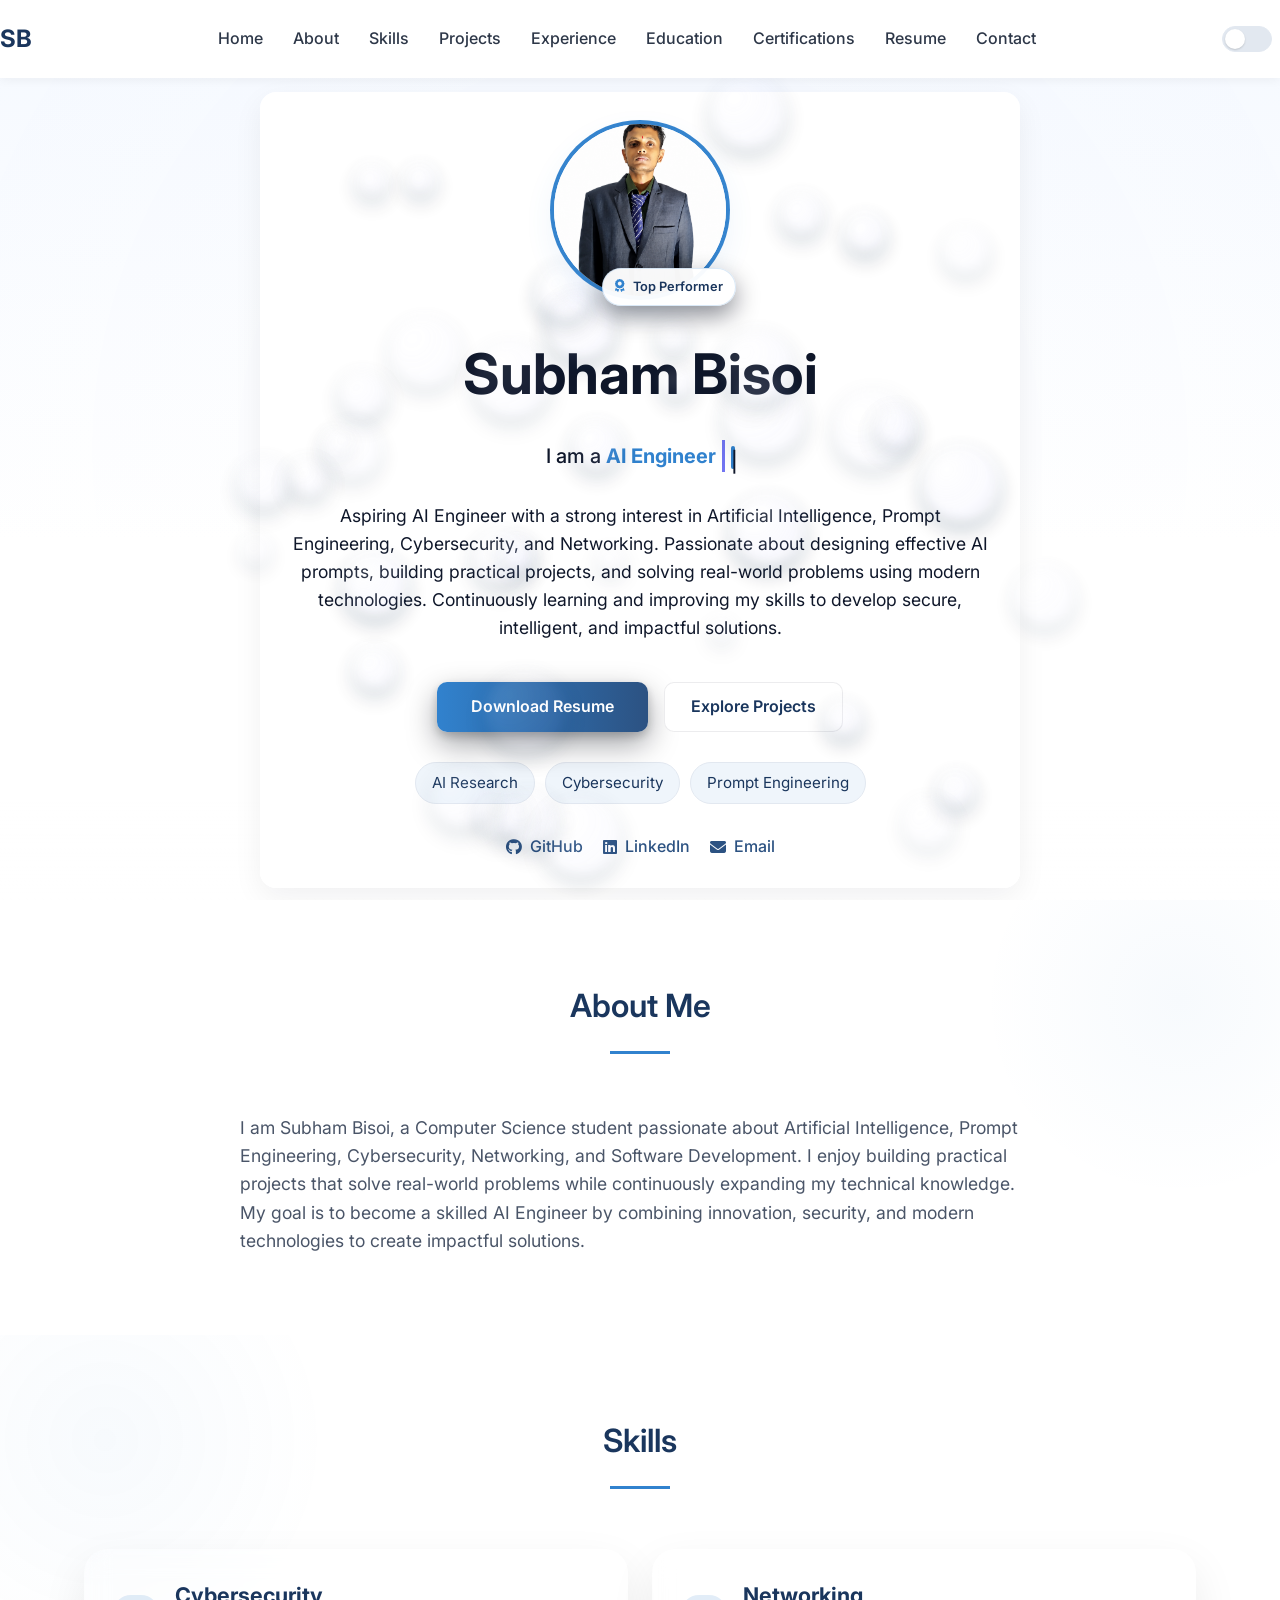
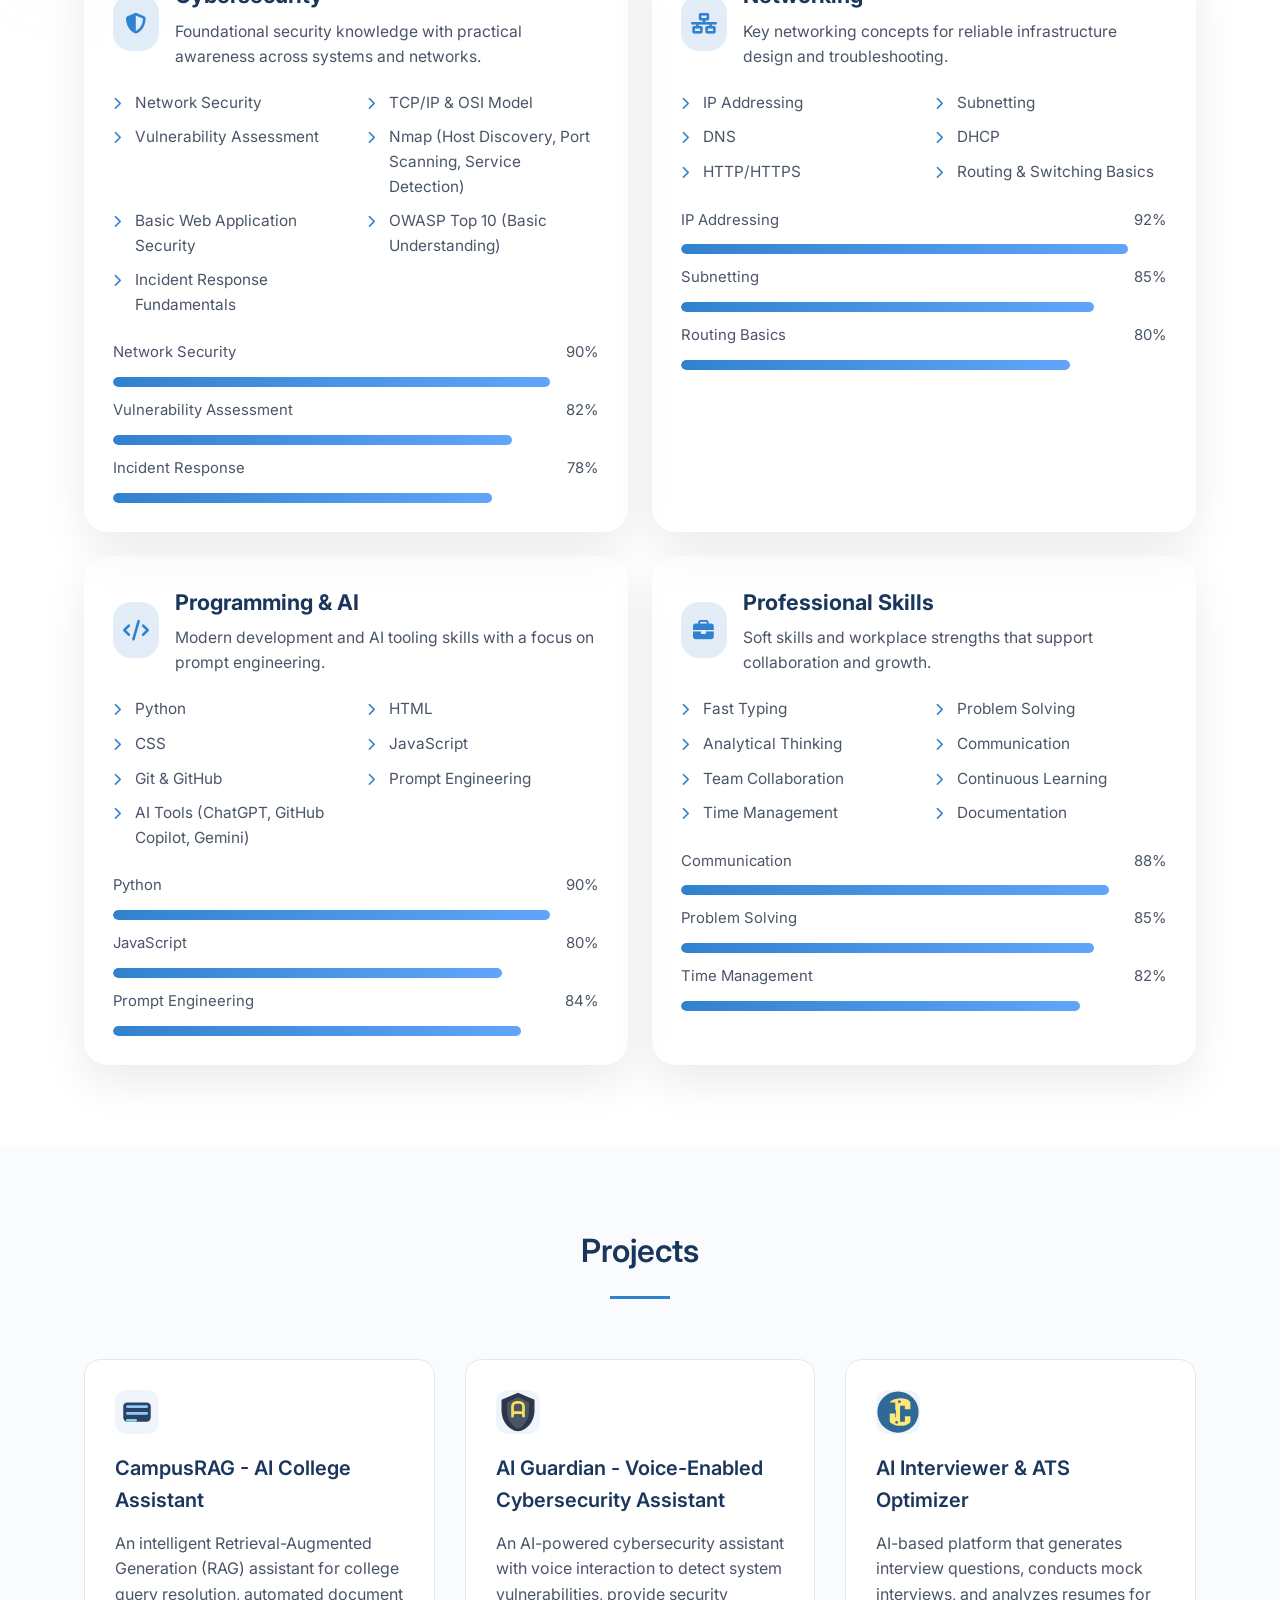
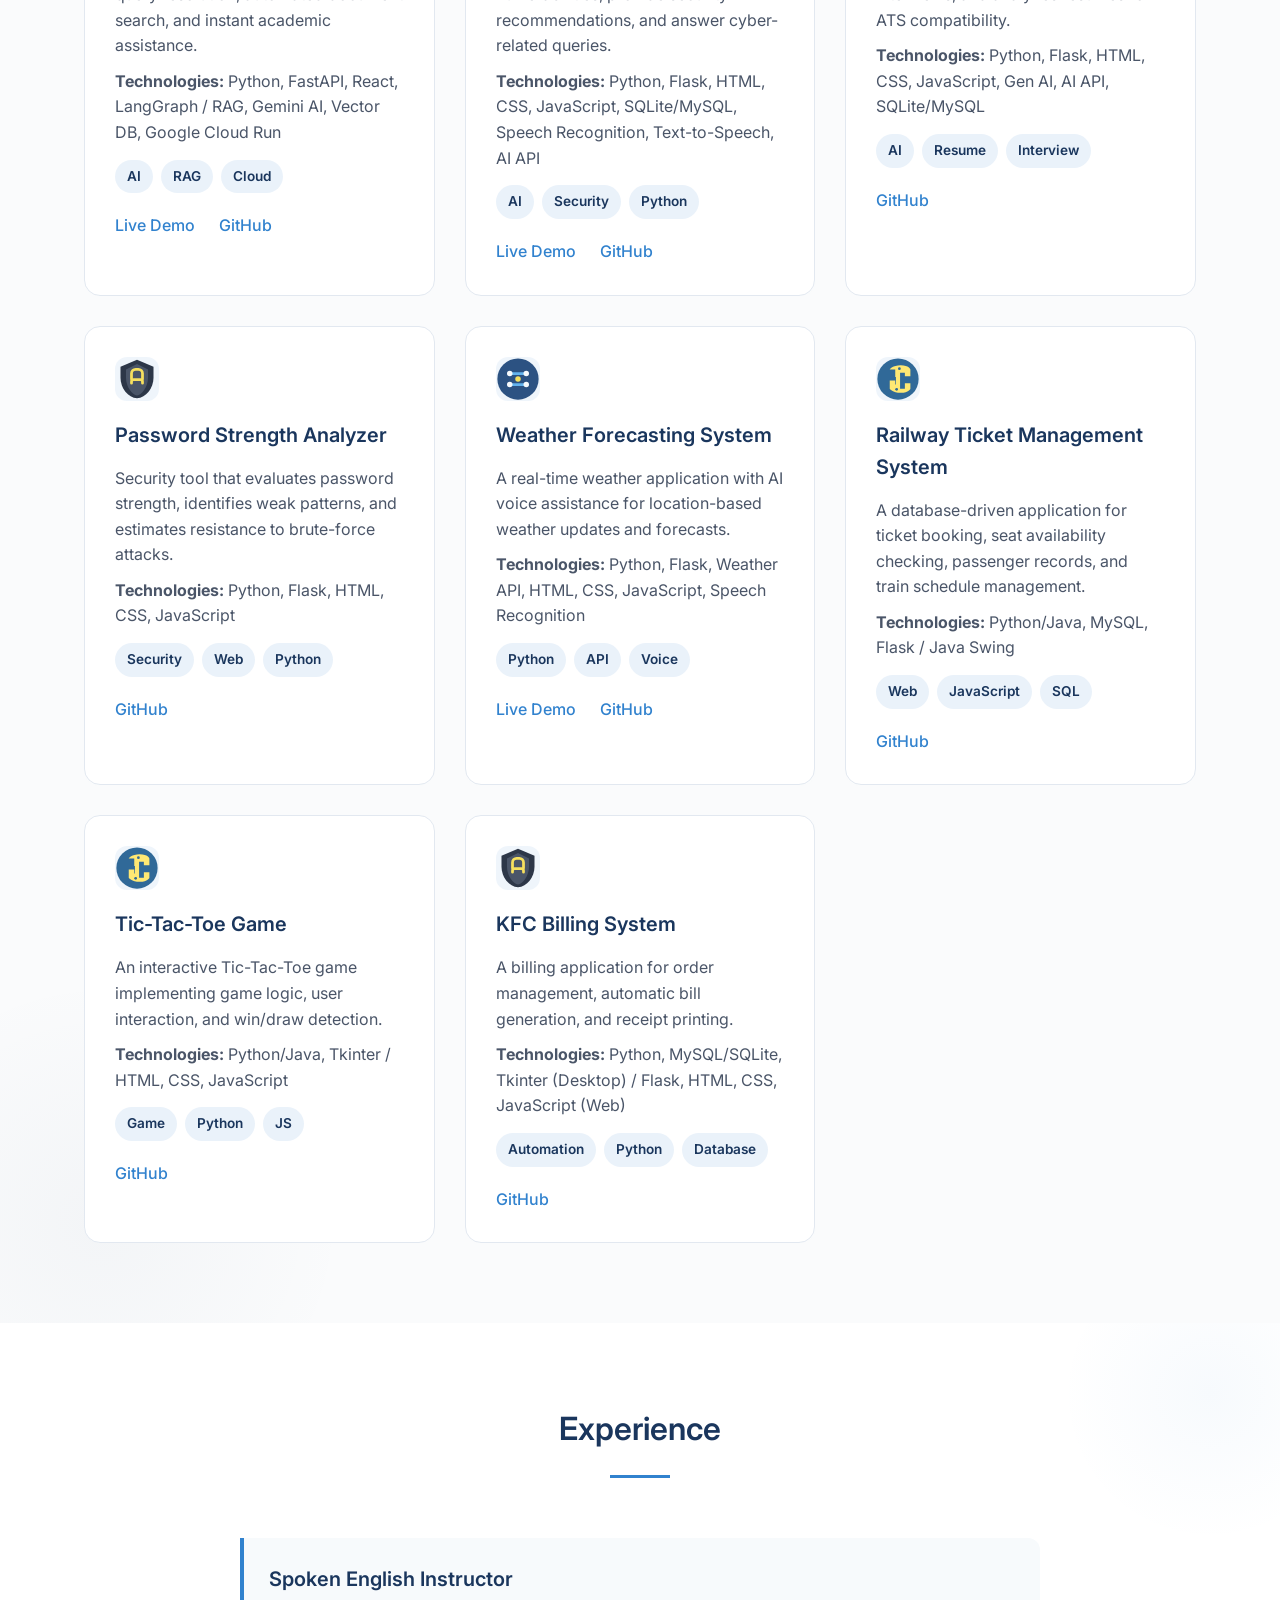
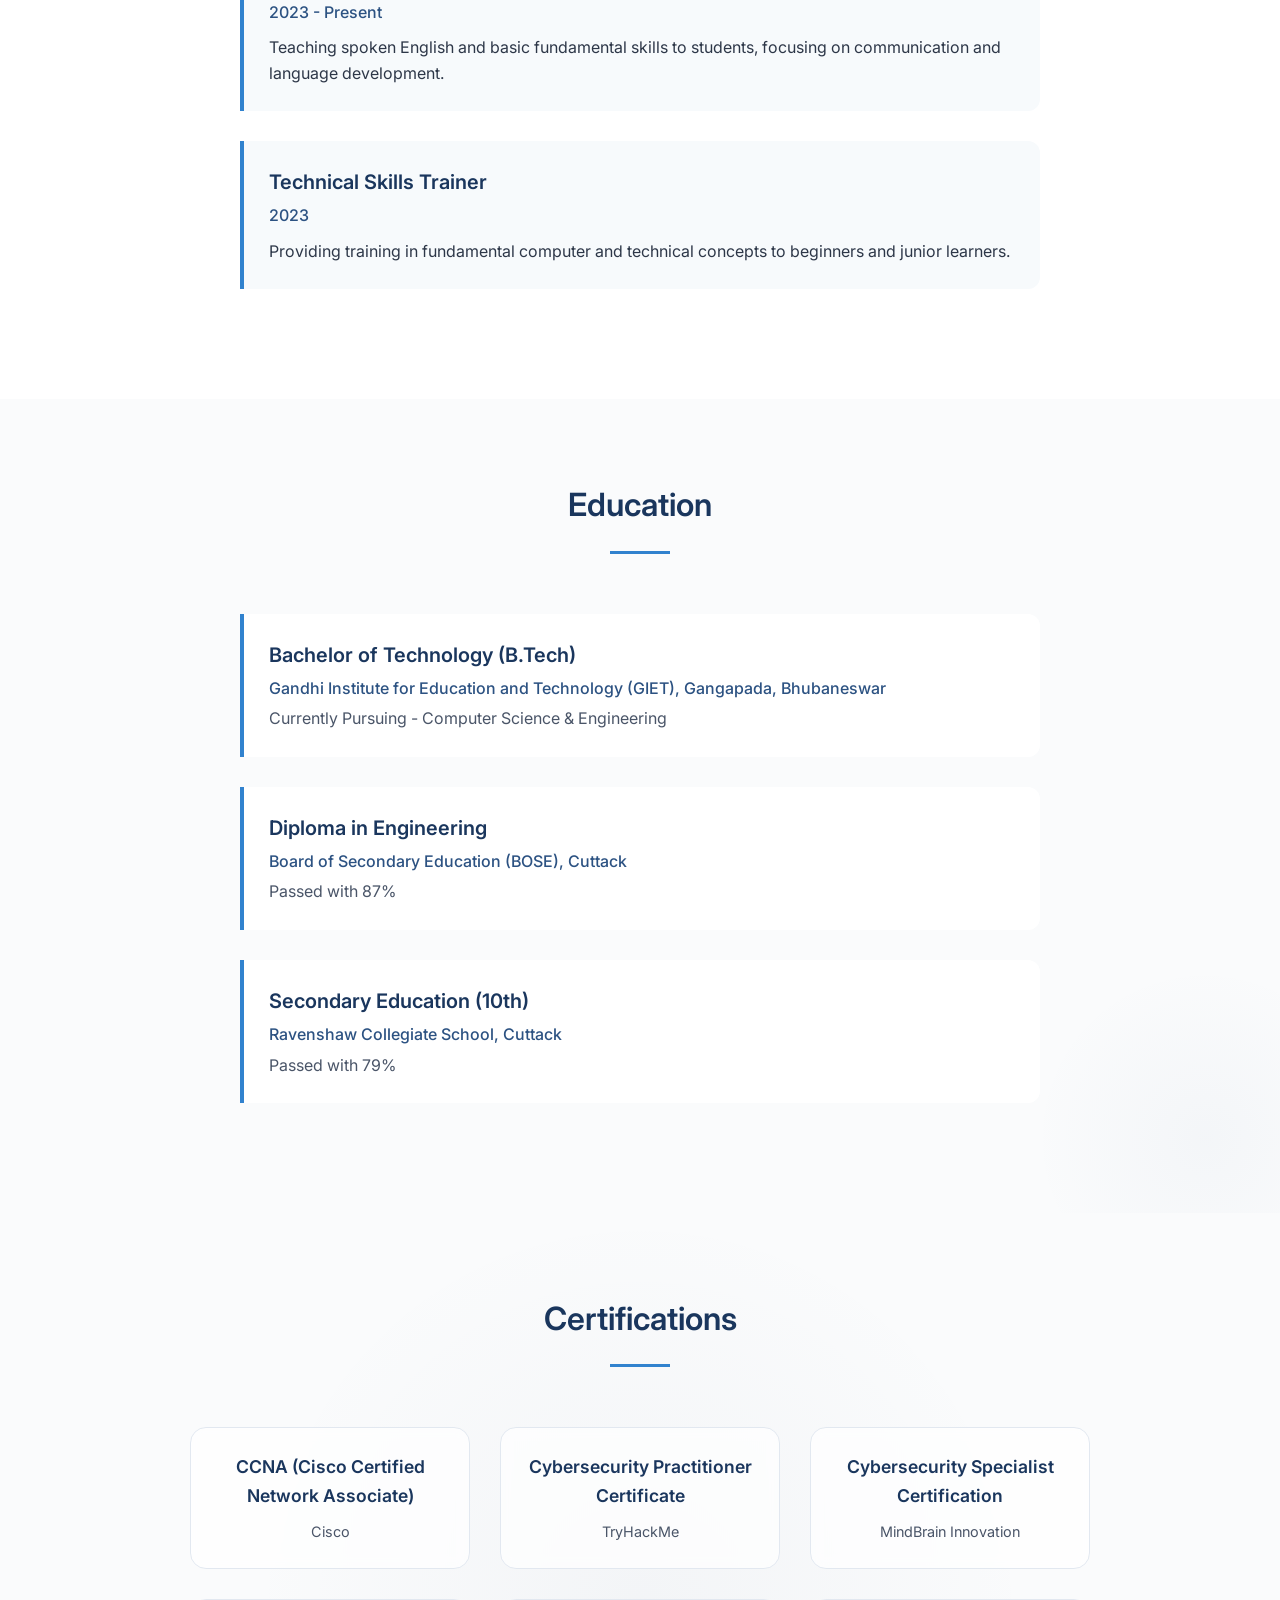
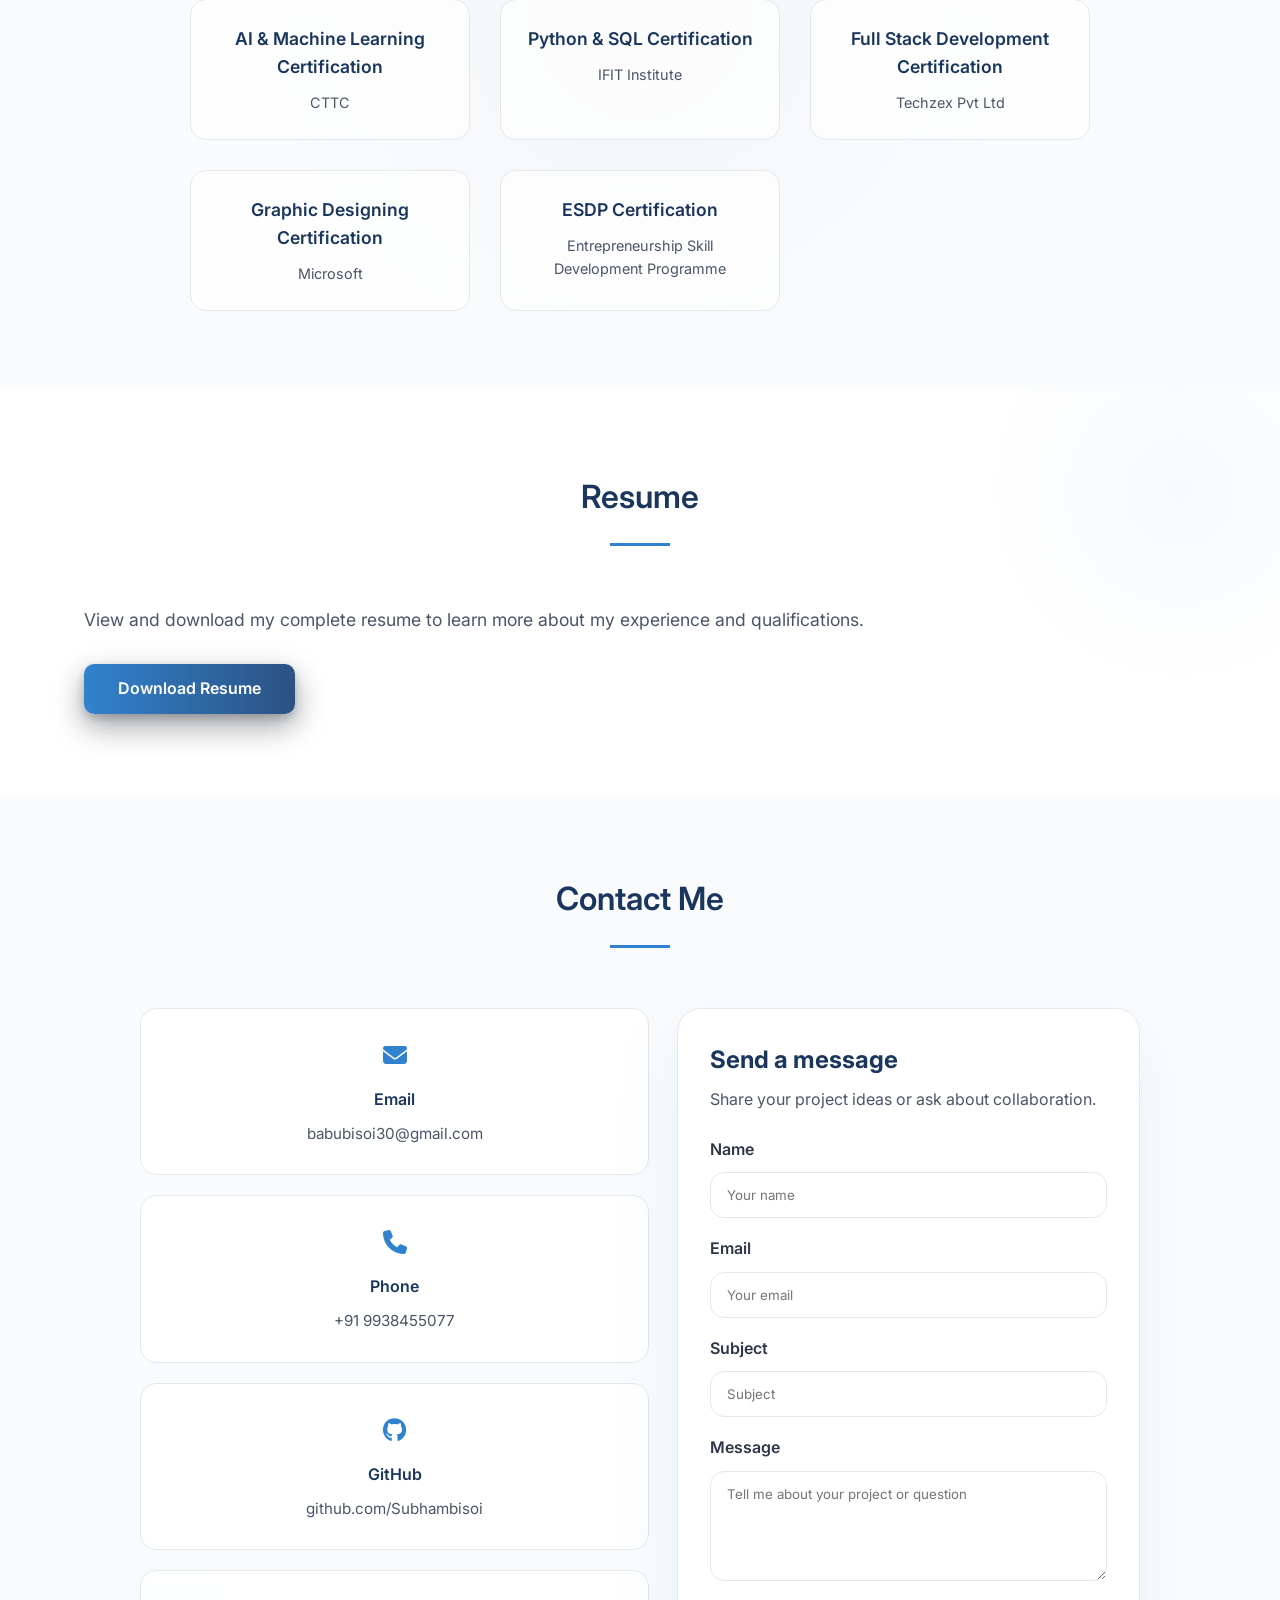
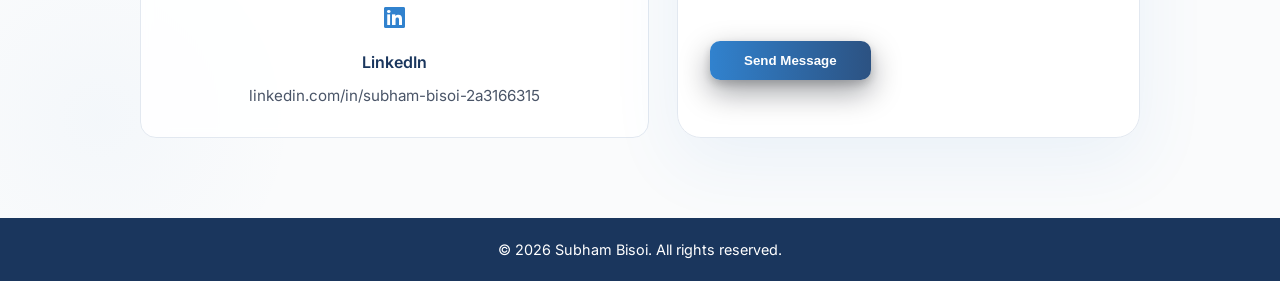
<file: index.html>
<!DOCTYPE html>
<html lang="en">
<head>
    <meta charset="UTF-8">
    <meta name="viewport" content="width=device-width, initial-scale=1.0">
    <meta name="description" content="Subham Bisoi - AI Engineer, Cybersecurity Enthusiast, and Networking Professional portfolio">
    <meta name="keywords" content="AI Engineer, Cybersecurity, Networking, Software Engineer, Computer Science">
    <meta name="author" content="Subham Bisoi">
    <title>Subham Bisoi | AI Engineer & Cybersecurity Portfolio</title>
    <link rel="stylesheet" href="style.css">
    <link rel="preconnect" href="https://fonts.googleapis.com">
    <link rel="preconnect" href="https://fonts.gstatic.com" crossorigin>
    <link href="https://fonts.googleapis.com/css2?family=Inter:wght@300;400;500;600;700&display=swap" rel="stylesheet">
    <link rel="stylesheet" href="https://cdnjs.cloudflare.com/ajax/libs/font-awesome/6.4.0/css/all.min.css">
</head>
<body>
    <!-- Navigation -->
    <nav class="navbar" role="navigation" aria-label="Main navigation">
        <div class="nav-container">
            <div class="nav-logo">
                <a href="#home">SB</a>
            </div>
            <ul class="nav-menu" role="menubar">
                <li><a href="#home">Home</a></li>
                <li><a href="#about">About</a></li>
                <li><a href="#skills">Skills</a></li>
                <li><a href="#projects">Projects</a></li>
                <li><a href="#experience">Experience</a></li>
                <li><a href="#education">Education</a></li>
                <li><a href="#certifications">Certifications</a></li>
                <li><a href="#resume">Resume</a></li>
                <li><a href="#contact">Contact</a></li>
            </ul>
            <div class="nav-actions">
                <button class="theme-toggle" aria-label="Toggle dark mode" title="Toggle dark mode">
                    <span class="toggle-icon sun">☀️</span>
                    <span class="toggle-icon moon">🌙</span>
                    <span class="toggle-slider"></span>
                </button>
            </div>
            <button class="nav-toggle" aria-label="Toggle navigation">
                <span></span>
                <span></span>
                <span></span>
            </button>
        </div>
    </nav>

    <!-- Hero Section -->
    <section id="home" class="hero">
        <div class="hero-container">
            <div class="bubbles" aria-hidden="true">
                <span class="bubble"></span>
                <span class="bubble"></span>
                <span class="bubble"></span>
                <span class="bubble"></span>
                <span class="bubble"></span>
                <span class="bubble"></span>
                <span class="bubble"></span>
                <span class="bubble"></span>
            </div>
            <div class="hero-image-wrap">
                <img id="profile-photo" src="./profile.png" alt="Subham Bisoi" title="Profile photo of Subham Bisoi" class="hero-profile-photo" loading="eager" decoding="async">
                <div id="top-badge" class="hero-image-badge"><i class="fas fa-award"></i> Top Performer</div>
            </div>
            <h1 class="hero-name">Subham Bisoi</h1>
            <p class="hero-title">I am a <span id="typing-text" class="typing"></span><span class="cursor">|</span></p>
            <p class="hero-summary">
                Aspiring AI Engineer with a strong interest in Artificial Intelligence, Prompt Engineering, Cybersecurity, and Networking.
                Passionate about designing effective AI prompts, building practical projects, and solving real-world problems using modern technologies.
                Continuously learning and improving my skills to develop secure, intelligent, and impactful solutions.
            </p>
            <div class="hero-actions">
                <a href="resume.pdf" download class="btn btn-primary">Download Resume</a>
                <a href="#projects" class="btn btn-secondary">Explore Projects</a>
            </div>
            <div class="hero-badges">
                <span class="hero-badge">AI Research</span>
                <span class="hero-badge">Cybersecurity</span>
                <span class="hero-badge">Prompt Engineering</span>
            </div>
            <div class="hero-social">
                <a href="https://github.com/Subhambisoi" target="_blank" rel="noopener noreferrer" aria-label="GitHub Profile"><i class="fab fa-github"></i> GitHub</a>
                <a href="https://www.linkedin.com/in/subham-bisoi-2a3166315?utm_source=share_via&utm_content=profile&utm_medium=member_android" target="_blank" rel="noopener noreferrer" aria-label="LinkedIn Profile"><i class="fab fa-linkedin"></i> LinkedIn</a>
                <a href="mailto:babubisoi30@gmail.com" aria-label="Email Contact"><i class="fas fa-envelope"></i> Email</a>
            </div>
        </div>
    </section>

    <!-- About Section -->
    <section id="about" class="about section">
        <div class="container">
            <h2 class="section-title">About Me</h2>
            <div class="about-content">
                <p>
                    I am Subham Bisoi, a Computer Science student passionate about Artificial Intelligence, Prompt Engineering, Cybersecurity, Networking, and Software Development. I enjoy building practical projects that solve real-world problems while continuously expanding my technical knowledge. My goal is to become a skilled AI Engineer by combining innovation, security, and modern technologies to create impactful solutions.
                </p>
            </div>
        </div>
    </section>

    <!-- Skills Section -->
    <section id="skills" class="skills section">
        <div class="container">
            <h2 class="section-title">Skills</h2>
            <div class="skill-grid">
                <article class="skill-card" aria-labelledby="skill-card-cybersecurity">
                    <div class="skill-card-header">
                        <span class="skill-card-icon"><i class="fas fa-shield-alt"></i></span>
                        <div>
                            <h3 id="skill-card-cybersecurity">Cybersecurity</h3>
                            <p>Foundational security knowledge with practical awareness across systems and networks.</p>
                        </div>
                    </div>
                    <ul class="skill-list">
                        <li>Network Security</li>
                        <li>TCP/IP & OSI Model</li>
                        <li>Vulnerability Assessment</li>
                        <li>Nmap (Host Discovery, Port Scanning, Service Detection)</li>
                        <li>Basic Web Application Security</li>
                        <li>OWASP Top 10 (Basic Understanding)</li>
                        <li>Incident Response Fundamentals</li>
                    </ul>
                    <div class="skill-progress">
                        <div class="progress-row"><span>Network Security</span><span>90%</span></div>
                        <div class="progress-bar"><span style="width: 90%"></span></div>
                        <div class="progress-row"><span>Vulnerability Assessment</span><span>82%</span></div>
                        <div class="progress-bar"><span style="width: 82%"></span></div>
                        <div class="progress-row"><span>Incident Response</span><span>78%</span></div>
                        <div class="progress-bar"><span style="width: 78%"></span></div>
                    </div>
                </article>
                <article class="skill-card" aria-labelledby="skill-card-networking">
                    <div class="skill-card-header">
                        <span class="skill-card-icon"><i class="fas fa-network-wired"></i></span>
                        <div>
                            <h3 id="skill-card-networking">Networking</h3>
                            <p>Key networking concepts for reliable infrastructure design and troubleshooting.</p>
                        </div>
                    </div>
                    <ul class="skill-list">
                        <li>IP Addressing</li>
                        <li>Subnetting</li>
                        <li>DNS</li>
                        <li>DHCP</li>
                        <li>HTTP/HTTPS</li>
                        <li>Routing & Switching Basics</li>
                    </ul>
                    <div class="skill-progress">
                        <div class="progress-row"><span>IP Addressing</span><span>92%</span></div>
                        <div class="progress-bar"><span style="width: 92%"></span></div>
                        <div class="progress-row"><span>Subnetting</span><span>85%</span></div>
                        <div class="progress-bar"><span style="width: 85%"></span></div>
                        <div class="progress-row"><span>Routing Basics</span><span>80%</span></div>
                        <div class="progress-bar"><span style="width: 80%"></span></div>
                    </div>
                </article>
                <article class="skill-card" aria-labelledby="skill-card-programming">
                    <div class="skill-card-header">
                        <span class="skill-card-icon"><i class="fas fa-code"></i></span>
                        <div>
                            <h3 id="skill-card-programming">Programming & AI</h3>
                            <p>Modern development and AI tooling skills with a focus on prompt engineering.</p>
                        </div>
                    </div>
                    <ul class="skill-list">
                        <li>Python</li>
                        <li>HTML</li>
                        <li>CSS</li>
                        <li>JavaScript</li>
                        <li>Git & GitHub</li>
                        <li>Prompt Engineering</li>
                        <li>AI Tools (ChatGPT, GitHub Copilot, Gemini)</li>
                    </ul>
                    <div class="skill-progress">
                        <div class="progress-row"><span>Python</span><span>90%</span></div>
                        <div class="progress-bar"><span style="width: 90%"></span></div>
                        <div class="progress-row"><span>JavaScript</span><span>80%</span></div>
                        <div class="progress-bar"><span style="width: 80%"></span></div>
                        <div class="progress-row"><span>Prompt Engineering</span><span>84%</span></div>
                        <div class="progress-bar"><span style="width: 84%"></span></div>
                    </div>
                </article>
                <article class="skill-card" aria-labelledby="skill-card-professional">
                    <div class="skill-card-header">
                        <span class="skill-card-icon"><i class="fas fa-briefcase"></i></span>
                        <div>
                            <h3 id="skill-card-professional">Professional Skills</h3>
                            <p>Soft skills and workplace strengths that support collaboration and growth.</p>
                        </div>
                    </div>
                    <ul class="skill-list">
                        <li>Fast Typing</li>
                        <li>Problem Solving</li>
                        <li>Analytical Thinking</li>
                        <li>Communication</li>
                        <li>Team Collaboration</li>
                        <li>Continuous Learning</li>
                        <li>Time Management</li>
                        <li>Documentation</li>
                    </ul>
                    <div class="skill-progress">
                        <div class="progress-row"><span>Communication</span><span>88%</span></div>
                        <div class="progress-bar"><span style="width: 88%"></span></div>
                        <div class="progress-row"><span>Problem Solving</span><span>85%</span></div>
                        <div class="progress-bar"><span style="width: 85%"></span></div>
                        <div class="progress-row"><span>Time Management</span><span>82%</span></div>
                        <div class="progress-bar"><span style="width: 82%"></span></div>
                    </div>
                </article>
            </div>
        </div>
    </section>

    <!-- Projects Section -->
    <section id="projects" class="projects section">
        <div class="container">
            <h2 class="section-title">Projects</h2>
            <div class="projects-grid" id="projects-grid"></div>
            <div class="projects-loading" id="projects-loading">Loading projects...</div>
        </div>
    </section>

    <!-- Experience Section -->
    <section id="experience" class="experience section">
        <div class="container">
            <h2 class="section-title">Experience</h2>
            <div class="experience-list">
                <div class="experience-item">
                    <h3>Spoken English Instructor</h3>
                    <p class="experience-date">2023 - Present</p>
                    <p>Teaching spoken English and basic fundamental skills to students, focusing on communication and language development.</p>
                </div>
                <div class="experience-item">
                    <h3>Technical Skills Trainer</h3>
                    <p class="experience-date">2023</p>
                    <p>Providing training in fundamental computer and technical concepts to beginners and junior learners.</p>
                </div>
            </div>
        </div>
    </section>

    <!-- Education Section -->
    <section id="education" class="education section">
        <div class="container">
            <h2 class="section-title">Education</h2>
            <div class="education-timeline">
                <div class="education-item">
                    <h3>Bachelor of Technology (B.Tech)</h3>
                    <p class="education-institution">Gandhi Institute for Education and Technology (GIET), Gangapada, Bhubaneswar</p>
                    <p class="education-date">Currently Pursuing - Computer Science & Engineering</p>
                </div>
                <div class="education-item">
                    <h3>Diploma in Engineering</h3>
                    <p class="education-institution">Board of Secondary Education (BOSE), Cuttack</p>
                    <p class="education-date">Passed with 87%</p>
                </div>
                <div class="education-item">
                    <h3>Secondary Education (10th)</h3>
                    <p class="education-institution">Ravenshaw Collegiate School, Cuttack</p>
                    <p class="education-date">Passed with 79%</p>
                </div>
            </div>
        </div>
    </section>

    <!-- Certifications Section -->
    <section id="certifications" class="certifications section">
        <div class="container">
            <h2 class="section-title">Certifications</h2>
            <div class="certifications-grid">
                <div class="certification-card">
                    <h3>CCNA (Cisco Certified Network Associate)</h3>
                    <p class="certification-issuer">Cisco</p>
                </div>
                <div class="certification-card">
                    <h3>Cybersecurity Practitioner Certificate</h3>
                    <p class="certification-issuer">TryHackMe</p>
                </div>
                <div class="certification-card">
                    <h3>Cybersecurity Specialist Certification</h3>
                    <p class="certification-issuer">MindBrain Innovation</p>
                </div>
                <div class="certification-card">
                    <h3>AI & Machine Learning Certification</h3>
                    <p class="certification-issuer">CTTC</p>
                </div>
                <div class="certification-card">
                    <h3>Python & SQL Certification</h3>
                    <p class="certification-issuer">IFIT Institute</p>
                </div>
                <div class="certification-card">
                    <h3>Full Stack Development Certification</h3>
                    <p class="certification-issuer">Techzex Pvt Ltd</p>
                </div>
                <div class="certification-card">
                    <h3>Graphic Designing Certification</h3>
                    <p class="certification-issuer">Microsoft</p>
                </div>
                <div class="certification-card">
                    <h3>ESDP Certification</h3>
                    <p class="certification-issuer">Entrepreneurship Skill Development Programme</p>
                </div>
            </div>
        </div>
    </section>

    <!-- Resume Section -->
    <section id="resume" class="resume section">
        <div class="container">
            <h2 class="section-title">Resume</h2>
            <div class="resume-content">
                <div class="resume-preview">
                    <p>View and download my complete resume to learn more about my experience and qualifications.</p>
                </div>
                <a href="resume.pdf" download class="btn btn-primary">Download Resume</a>
            </div>
        </div>
    </section>

    <!-- Contact Section -->
    <section id="contact" class="contact section">
        <div class="container">
            <h2 class="section-title">Contact Me</h2>
            <div class="contact-content">
                <div class="contact-grid">
                    <div class="contact-info-group">
                        <div class="contact-info-card">
                            <div class="contact-icon"><i class="fas fa-envelope"></i></div>
                            <h3>Email</h3>
                            <a href="mailto:babubisoi30@gmail.com">babubisoi30@gmail.com</a>
                        </div>
                        <div class="contact-info-card">
                            <div class="contact-icon"><i class="fas fa-phone"></i></div>
                            <h3>Phone</h3>
                            <a href="tel:+919938455077">+91 9938455077</a>
                        </div>
                        <div class="contact-info-card">
                            <div class="contact-icon"><i class="fab fa-github"></i></div>
                            <h3>GitHub</h3>
                            <a href="https://github.com/Subhambisoi" target="_blank" rel="noopener noreferrer">github.com/Subhambisoi</a>
                        </div>
                        <div class="contact-info-card">
                            <div class="contact-icon"><i class="fab fa-linkedin"></i></div>
                            <h3>LinkedIn</h3>
                            <a href="https://www.linkedin.com/in/subham-bisoi-2a3166315?utm_source=share_via&utm_content=profile&utm_medium=member_android" target="_blank" rel="noopener noreferrer">linkedin.com/in/subham-bisoi-2a3166315</a>
                        </div>
                    </div>
                    <form id="contact-form" class="contact-form" novalidate>
                        <div class="form-heading">
                            <h3>Send a message</h3>
                            <p>Share your project ideas or ask about collaboration.</p>
                        </div>
                        <div class="form-group">
                            <label for="contact-name">Name</label>
                            <input type="text" id="contact-name" name="name" placeholder="Your name" required>
                        </div>
                        <div class="form-group">
                            <label for="contact-email">Email</label>
                            <input type="email" id="contact-email" name="email" placeholder="Your email" required>
                        </div>
                        <div class="form-group">
                            <label for="contact-subject">Subject</label>
                            <input type="text" id="contact-subject" name="subject" placeholder="Subject" required>
                        </div>
                        <div class="form-group">
                            <label for="contact-message">Message</label>
                            <textarea id="contact-message" name="message" rows="5" placeholder="Tell me about your project or question" required></textarea>
                        </div>
                        <div id="contact-form-message" class="form-message" aria-live="polite"></div>
                        <button type="submit" class="btn btn-primary">Send Message</button>
                    </form>
                </div>
            </div>
        </div>
    </section>

    <!-- Footer -->
    <footer class="footer">
        <div class="container">
            <p>&copy; 2026 Subham Bisoi. All rights reserved.</p>
        </div>
    </footer>

    <!-- Profile Modal (opens when clicking profile photo or badge) -->
    <div id="profile-modal" class="modal" aria-hidden="true">
        <div class="modal-overlay" data-close></div>
        <div class="modal-content" role="dialog" aria-modal="true" aria-labelledby="modal-title">
            <button class="modal-close" aria-label="Close profile">&times;</button>
            <div class="modal-body">
                <div class="modal-profile">
                    <img src="./profile.png" alt="Subham Bisoi" class="modal-profile-photo" loading="eager" decoding="async">
                    <h3 id="modal-title">Subham Bisoi</h3>
                    <p class="modal-role">AI Engineer • Cybersecurity Enthusiast • Network Engineer</p>
                    <p class="modal-bio">I build secure, reliable AI-driven solutions and love exploring network security and prompt engineering. Let's collaborate!</p>
                    <div class="modal-links">
                        <a href="resume.pdf" download class="btn btn-primary">Download Resume</a>
                        <a href="#projects" class="btn btn-secondary" data-close>Explore Projects</a>
                    </div>
                </div>
            </div>
        </div>
    </div>

    <button class="back-to-top" aria-label="Back to top">
        <svg width="20" height="20" viewBox="0 0 24 24" fill="none" stroke="currentColor" stroke-width="3" stroke-linecap="round" stroke-linejoin="round">
            <polyline points="18 15 12 9 6 15"></polyline>
        </svg>
    </button>

    <script src="script.js"></script>
</body>
</html>
</file>
<file: style.css>
/* CSS Reset & Base Styles */
*, *::before, *::after {
    margin: 0;
    padding: 0;
    box-sizing: border-box;
}

html {
    scroll-behavior: smooth;
}

:root {
    --color-primary: #1a365d;
    --color-secondary: #2c5282;
    --color-accent: #3182ce;
    --color-text: #2d3748;
    --color-text-light: #4a5568;
    --color-bg: #ffffff;
    --color-bg-alt: #f7fafc;
    --color-border: #e2e8f0;
    --font-primary: 'Inter', -apple-system, BlinkMacSystemFont, 'Segoe UI', Roboto, sans-serif;
    --max-width: 1200px;
    --transition-smooth: all 0.3s cubic-bezier(0.4, 0, 0.2, 1);
}

[data-theme="dark"] {
    --color-purple: #8b5cf6;
    --color-pink: #ec4899;
    --color-text: #e2e8f0;
    --color-text-light: #a0aec0;
    --color-bg: #0f172a;
    --color-bg-alt: #1e293b;
    --color-primary: #e2e8f0;
    --color-secondary: #94a3b8;
    --color-accent: #60a5fa;
    --color-border: #334155;
}

[data-theme="dark"] body {
    --color-text: #e2e8f0;
    --color-text-light: #cbd5e1;
    --color-bg: #0f172a;
    --color-bg-alt: #1e293b;
    --color-primary: #f3e8ff;
    --color-secondary: #d8b4fe;
    --color-accent: #a78bfa;
    --color-border: #312e81;
}

body {
    font-family: var(--font-primary);
    font-size: 16px;
    line-height: 1.6;
    color: var(--color-text);
    background-color: var(--color-bg);
    overflow-x: hidden;
    /* Premium dynamic gradient palette (deep indigo -> teal -> soft cream) */
    background-image: linear-gradient(180deg, #0f172a 0%, #123a5e 30%, #0b6b6b 60%, #f3f8fb 100%);
    background-attachment: fixed;
    transition: background 0.6s ease, color 0.3s ease;
}

body::before {
    content: '';
    position: fixed;
    top: 0;
    left: 0;
    width: 100%;
    height: 100%;
    pointer-events: none;
    z-index: -1;
    /* Soft luminous blobs for depth */
    background-image:
        radial-gradient(circle at 15% 20%, rgba(96,165,250,0.05) 0%, transparent 40%),
        radial-gradient(circle at 85% 80%, rgba(99,102,241,0.04) 0%, transparent 40%);
    animation: backgroundPulse 20s ease-in-out infinite;
}

@keyframes backgroundPulse {
    0%, 100% { opacity: 0.6; }
    50% { opacity: 1; }
}

/* Noise texture overlay for depth */
body::after {
    content: '';
    position: fixed;
    top: 0;
    left: 0;
    width: 100%;
    height: 100%;
    pointer-events: none;
    z-index: -1;
    opacity: 0.04;
    /* subtle grain + circuit watermark (SVG embedded) */
    background-image: url("data:image/svg+xml;utf8,<svg xmlns='http://www.w3.org/2000/svg' width='1600' height='900' viewBox='0 0 1600 900'><defs><linearGradient id='g' x1='0' x2='1'><stop offset='0' stop-color='%23000000' stop-opacity='0.06'/><stop offset='1' stop-color='%23000000' stop-opacity='0.02'/></linearGradient></defs><rect width='100%' height='100%' fill='url(%23g)' /><g fill='none' stroke='%23ffffff' stroke-opacity='0.03' stroke-width='1'><path d='M100 150 L300 150 L300 250' /><path d='M500 80 L700 80 L700 180' /><path d='M1200 200 L1400 200 L1400 300' /><circle cx='300' cy='150' r='3'/><circle cx='700' cy='80' r='3'/><circle cx='1400' cy='200' r='3'/></g></svg>");
}

/* Animated digital watermark overlay on hero for a circuit feel */
.hero::before {
    content: '';
    position: absolute;
    inset: 0;
    z-index: 0;
    pointer-events: none;
    background-image: url("data:image/svg+xml;utf8,<svg xmlns='http://www.w3.org/2000/svg' viewBox='0 0 800 400'><g fill='none' stroke='%23ffffff' stroke-opacity='0.03' stroke-width='1'><path d='M10 50 H790' /><path d='M10 120 H790' /><path d='M10 190 H790' /><path d='M10 260 H790' /><circle cx='60' cy='50' r='3'/></g></svg>");
    background-repeat: repeat;
    mix-blend-mode: overlay;
    transform-origin: center;
    animation: watermarkShift 18s linear infinite;
}

@keyframes watermarkShift {
    0% { transform: translateY(0) translateX(0) rotate(0deg); }
    50% { transform: translateY(-6px) translateX(4px) rotate(0.2deg); }
    100% { transform: translateY(0) translateX(0) rotate(0deg); }
}

img {
    max-width: 100%;
    height: auto;
    display: block;
}

a {
    text-decoration: none;
    color: inherit;
}

ul {
    list-style: none;
}

.skill-level-category ul {
    list-style: disc;
}

.container {
    width: 90%;
    max-width: var(--max-width);
    margin: 0 auto;
    padding: 0 20px;
}

.section {
    padding: 80px 0;
    opacity: 0;
    transform: translateY(30px);
    transition: var(--transition-smooth);
}

.section.visible {
    opacity: 1;
    transform: translateY(0);
}

.section-title {
    font-size: 2rem;
    font-weight: 600;
    text-align: center;
    margin-bottom: 60px;
    color: var(--color-primary);
    position: relative;
}

.section-title::after {
    content: '';
    display: block;
    width: 60px;
    height: 3px;
    background-color: var(--color-accent);
    margin: 20px auto 0;
    transform: scaleX(0);
    transform-origin: center;
    transition: transform 0.4s ease 0.2s;
}

.section-title.visible::after {
    transform: scaleX(1);
}

.skill-grid {
    display: grid;
    grid-template-columns: repeat(2, minmax(0, 1fr));
    gap: 24px;
    margin-top: 40px;
}

.skill-card {
    background: rgba(255, 255, 255, 0.08);
    border: 1px solid rgba(255, 255, 255, 0.1);
    border-radius: 24px;
    padding: 28px;
    box-shadow: 0 18px 45px rgba(0, 0, 0, 0.08);
    transition: transform 0.3s ease, border-color 0.3s ease, box-shadow 0.3s ease;
    backdrop-filter: blur(12px);
}

.skill-card:hover {
    transform: translateY(-6px);
    border-color: rgba(49, 130, 206, 0.3);
    box-shadow: 0 26px 60px rgba(0, 0, 0, 0.15);
}

.skill-card-header {
    display: flex;
    align-items: center;
    gap: 16px;
    margin-bottom: 22px;
}

.skill-card-icon {
    width: 56px;
    height: 56px;
    border-radius: 18px;
    display: grid;
    place-items: center;
    background: rgba(49, 130, 206, 0.14);
    color: var(--color-accent);
    font-size: 1.3rem;
}

.skill-card h3 {
    font-size: 1.35rem;
    margin-bottom: 6px;
    color: var(--color-primary);
}

.skill-card p {
    font-size: 0.98rem;
    color: var(--color-text-light);
    max-width: 520px;
}

.skill-list {
    display: grid;
    grid-template-columns: repeat(2, minmax(0, 1fr));
    gap: 10px 22px;
    margin: 18px 0 24px;
    padding-left: 0;
}

.skill-list li {
    position: relative;
    padding-left: 22px;
    color: var(--color-text-light);
    font-size: 0.96rem;
    line-height: 1.6;
}

.skill-list li::before {
    content: '\f054';
    font-family: 'Font Awesome 6 Free';
    font-weight: 900;
    position: absolute;
    left: 0;
    top: 3px;
    color: var(--color-accent);
    font-size: 0.8rem;
}

.skill-progress {
    display: grid;
    gap: 12px;
}

.progress-row {
    display: flex;
    justify-content: space-between;
    align-items: center;
    font-size: 0.93rem;
    color: var(--color-text-light);
}

.progress-bar {
    width: 100%;
    height: 10px;
    background: rgba(255, 255, 255, 0.12);
    border-radius: 999px;
    overflow: hidden;
}

.progress-bar span {
    display: block;
    height: 100%;
    border-radius: 999px;
    background: linear-gradient(90deg, rgba(49,130,206,1) 0%, rgba(96,165,250,1) 100%);
}

@media (max-width: 980px) {
    .skill-grid {
        grid-template-columns: 1fr;
    }
}

@media (max-width: 640px) {
    .skill-card {
        padding: 22px;
    }

    .skill-list {
        grid-template-columns: 1fr;
    }
}

/* Navigation Styles */
.navbar {
    position: fixed;
    top: 0;
    width: 100%;
    background-color: rgba(255, 255, 255, 0.8);
    backdrop-filter: blur(12px);
    -webkit-backdrop-filter: blur(12px);
    box-shadow: 0 2px 10px rgba(0, 0, 0, 0.05);
    z-index: 1000;
    transition: all 0.3s ease;
}

[data-theme="dark"] .navbar {
    background-color: rgba(26, 54, 93, 0.85);
}

.nav-container {
    display: flex;
    justify-content: space-between;
    align-items: center;
    padding: 20px 0;
}

.nav-logo a {
    font-size: 1.5rem;
    font-weight: 700;
    color: var(--color-primary);
    transition: color 0.3s ease;
}

[data-theme="dark"] .nav-logo a {
    color: #f7fafc;
}

.nav-menu {
    display: flex;
    gap: 30px;
}

.nav-menu li {
    display: inline-flex;
}

.nav-menu a {
    display: inline-flex;
    align-items: center;
    padding: 8px 0;
}

.nav-actions {
    display: flex;
    align-items: center;
    gap: 14px;
    margin-right: 8px;
}

.theme-toggle {
    position: relative;
    width: 50px;
    height: 26px;
    border-radius: 999px;
    border: 1px solid #e2e8f0;
    background: #e2e8f0;
    cursor: pointer;
    display: inline-flex;
    align-items: center;
    justify-content: space-between;
    padding: 0 6px;
    overflow: hidden;
    transition: background-color 0.25s ease, border-color 0.25s ease;
}

.theme-toggle:hover {
    border-color: #cbd5e1;
}

[data-theme="dark"] .theme-toggle {
    background: #2b4c7e;
    border-color: #3b5998;
}

.toggle-icon {
    font-size: 12px;
    line-height: 1;
    transition: opacity 0.2s ease;
}

.toggle-slider {
    position: absolute;
    left: 2px;
    width: 20px;
    height: 20px;
    border-radius: 50%;
    background: #ffffff;
    box-shadow: 0 1px 2px rgba(0, 0, 0, 0.15);
    transition: transform 0.25s ease;
}

[data-theme="dark"] .toggle-slider {
    transform: translateX(22px);
}

.sun,
.moon {
    user-select: none;
    pointer-events: none;
}

[data-theme="dark"] .sun { opacity: 0; }
[data-theme="dark"] .moon { opacity: 1; color: #f6e05e; }
:not([data-theme="dark"]) .sun { opacity: 1; color: #e53e3e; }
:not([data-theme="dark"]) .moon { opacity: 0; }

.nav-menu a {
    font-weight: 500;
    color: var(--color-text);
    transition: color 0.3s ease;
    padding: 5px 0;
}

[data-theme="dark"] .nav-menu a {
    color: #cbd5e1;
}

.nav-menu a:hover {
    color: var(--color-accent);
}

[data-theme="dark"] .nav-menu a:hover {
    color: var(--color-accent);
}

.nav-toggle {
    display: none;
    flex-direction: column;
    background: none;
    border: none;
    cursor: pointer;
    padding: 5px;
}

.nav-toggle span {
    width: 25px;
    height: 3px;
    background-color: var(--color-primary);
    margin: 3px 0;
    transition: 0.3s ease;
}

.nav-toggle.active span:nth-child(1) {
    transform: translateY(6px) rotate(45deg);
}

.nav-toggle.active span:nth-child(2) {
    opacity: 0;
}

.nav-toggle.active span:nth-child(3) {
    transform: translateY(-6px) rotate(-45deg);
}

/* Hero Section */
.hero {
    min-height: 100vh;
    display: flex;
    align-items: center;
    justify-content: center;
    text-align: center;
    padding-top: 80px;
    /* Deep/professional dark slate/navy gradient */
    background: linear-gradient(180deg, #071428 0%, #0b2b48 35%, #072033 100%);
    color: #e6eef8;
    position: relative;
    overflow: hidden;
}

.hero::before {
    content: '';
    position: absolute;
    top: -50%;
    left: -50%;
    width: 200%;
    height: 200%;
    background: radial-gradient(circle, rgba(99,102,241,0.06) 0%, transparent 70%);
    animation: heroGlow 15s ease-in-out infinite;
    z-index: 0;
    pointer-events: none;
}

@keyframes heroGlow {
    0%, 100% { transform: translate(0, 0) scale(1); }
    25% { transform: translate(10%, -10%) scale(1.1); }
    50% { transform: translate(-5%, 5%) scale(0.95); }
    75% { transform: translate(5%, 10%) scale(1.05); }
}

.hero::after {
    content: '';
    position: absolute;
    bottom: 0;
    left: 0;
    right: 0;
    height: 100px;
    background: linear-gradient(to top, rgba(247, 250, 252, 0), rgba(255, 255, 255, 0.5));
    z-index: 1;
    pointer-events: none;
}

.hero-container {
    max-width: 800px;
    position: relative;
    z-index: 3;
    background: rgba(2, 6, 23, 0.32);
    padding: 28px 30px;
    border-radius: 16px;
    backdrop-filter: blur(6px);
}

/* Reduce heavy white panels on hero and add subtle glass surface */
.hero-container {
    background: rgba(255,255,255,0.03);
    padding: 28px 30px;
    border-radius: 16px;
    backdrop-filter: blur(6px);
}

.hero-name {
    font-size: 3.5rem;
    font-weight: 700;
    color: #e6eef8;
    margin-bottom: 20px;
}

.hero-title {
    font-size: 1.25rem;
    font-weight: 500;
    color: rgba(230,238,248,0.9);
    margin-bottom: 30px;
}

.hero-summary {
    font-size: 1.1rem;
    color: rgba(230,238,248,0.78);
    margin-bottom: 40px;
    max-width: 700px;
    margin-left: auto;
    margin-right: auto;
}

.hero-actions {
    margin-bottom: 30px;
    display: flex;
    justify-content: center;
    gap: 16px;
    flex-wrap: wrap;
}

.hero-image-wrap {
    position: relative;
    display: inline-flex;
    margin-bottom: 30px;
    z-index: 4;
}

.hero-profile-photo {
    width: 180px;
    height: 180px;
    border-radius: 50%;
    object-fit: cover;
    object-position: center;
    border: 4px solid rgba(96,165,250,0.9);
    background: rgba(255,255,255,0.04);
    opacity: 1;
    transform: scale(1);
    animation: fadeInScale 0.6s ease 0.2s forwards;
    box-shadow: 0 20px 40px rgba(2,6,23,0.6), 0 8px 18px rgba(11,38,64,0.35);
}

.hero-image-badge {
    position: absolute;
    right: -6px;
    bottom: -6px;
    display: inline-flex;
    align-items: center;
    gap: 8px;
    padding: 8px 12px;
    border-radius: 999px;
    background: rgba(255,255,255,0.06);
    border: 1px solid rgba(255,255,255,0.08);
    color: #e6eef8;
    font-size: 0.8rem;
    font-weight: 600;
    box-shadow: 0 10px 24px rgba(2,6,23,0.45);
}

[data-theme="dark"] .hero-image-badge {
    background: rgba(15, 23, 42, 0.95);
    color: var(--color-text);
    border-color: rgba(148, 163, 184, 0.22);
}

.hero-image-badge i {
    color: var(--color-accent);
}

/* Bubbles background */
.bubbles {
    position: absolute;
    inset: -10% -5% auto -5%;
    z-index: 1;
    pointer-events: none;
    display: block;
    height: 100%;
}
.bubbles .bubble {
    position: absolute;
    width: 28px;
    height: 28px;
    background: radial-gradient(circle at 30% 30%, rgba(255,255,255,0.16), rgba(99,102,241,0.06));
    border-radius: 50%;
    filter: blur(6px);
    opacity: 0.9;
    box-shadow: 0 8px 20px rgba(11,38,64,0.28);
}
.bubbles .bubble:nth-child(1) { left: 8%; top: 10%; width: 56px; height:56px; opacity:0.85; }
.bubbles .bubble:nth-child(2) { left: 18%; top: 60%; width: 32px; height:32px; opacity:0.6; }
.bubbles .bubble:nth-child(3) { left: 35%; top: 28%; width: 44px; height:44px; opacity:0.78; }
.bubbles .bubble:nth-child(4) { left: 50%; top: 72%; width: 26px; height:26px; opacity:0.5; }
.bubbles .bubble:nth-child(5) { left: 68%; top: 18%; width: 36px; height:36px; opacity:0.72; }
.bubbles .bubble:nth-child(6) { left: 82%; top: 55%; width: 48px; height:48px; opacity:0.66; }
.bubbles .bubble:nth-child(7) { left: 60%; top: 40%; width: 20px; height:20px; opacity:0.48; }
.bubbles .bubble:nth-child(8) { left: 28%; top: 80%; width: 42px; height:42px; opacity:0.8; }

@keyframes bubbleFloat {
    0% { transform: translateY(0) scale(1); opacity: 0.85; }
    50% { transform: translateY(-18px) scale(1.05); opacity: 0.6; }
    100% { transform: translateY(0) scale(1); opacity: 0.85; }
}

/* Upward floating animations for a more dynamic professional effect */
@keyframes bubbleRise {
    0% { transform: translateY(40vh) translateX(0) scale(0.9); opacity: 0.0; }
    10% { opacity: 0.6; }
    50% { transform: translateY(-20vh) translateX(8px) scale(1.05); opacity: 0.9; }
    90% { opacity: 0.6; }
    100% { transform: translateY(-120vh) translateX(16px) scale(0.95); opacity: 0; }
}

.bubbles .bubble {
    animation-name: bubbleRise;
    animation-iteration-count: infinite;
    animation-timing-function: linear;
}

.bubbles .bubble:nth-child(1) { animation-duration: 18s; animation-delay: 0s; }
.bubbles .bubble:nth-child(2) { animation-duration: 14s; animation-delay: 2s; }
.bubbles .bubble:nth-child(3) { animation-duration: 20s; animation-delay: 1s; }
.bubbles .bubble:nth-child(4) { animation-duration: 16s; animation-delay: 3s; }
.bubbles .bubble:nth-child(5) { animation-duration: 22s; animation-delay: 0.5s; }
.bubbles .bubble:nth-child(6) { animation-duration: 26s; animation-delay: 1.8s; }
.bubbles .bubble:nth-child(7) { animation-duration: 12s; animation-delay: 0.9s; }
.bubbles .bubble:nth-child(8) { animation-duration: 19s; animation-delay: 2.2s; }

/* Modal styles */
#profile-modal {
    position: fixed;
    inset: 0;
    display: none;
    align-items: center;
    justify-content: center;
    z-index: 1500;
}
#profile-modal.open { display: flex; }
.modal-overlay {
    position: absolute;
    inset: 0;
    background: rgba(0,0,0,0.45);
    backdrop-filter: blur(2px);
}
.modal-content {
    position: relative;
    z-index: 2;
    max-width: 720px;
    width: 92%;
    background: linear-gradient(180deg, rgba(255,255,255,0.95), rgba(255,255,255,0.90));
    border-radius: 12px;
    box-shadow: 0 30px 60px rgba(2,6,23,0.5);
    padding: 26px;
    transform: translateY(20px) scale(0.98);
    opacity: 0;
    transition: transform 0.28s ease, opacity 0.28s ease;
}
#profile-modal.open .modal-content { transform: translateY(0) scale(1); opacity: 1; }
.modal-close {
    position: absolute;
    right: 12px;
    top: 8px;
    border: none;
    background: transparent;
    font-size: 28px;
    line-height: 1;
    cursor: pointer;
    color: var(--color-text-light);
}
.modal-body { text-align: center; }
.modal-profile-photo { width: 160px; height: 160px; border-radius: 50%; object-fit: cover; object-position: center; border: 4px solid rgba(49,130,206,0.98); box-shadow: 0 18px 35px rgba(49,130,206,0.12); margin-bottom: 12px; opacity: 1; }
.modal-role { color: var(--color-secondary); font-weight: 600; margin-bottom: 8px; }
.modal-bio { color: var(--color-text-light); margin-bottom: 18px; }
.modal-links { display:flex; gap:12px; justify-content:center; }

@media (max-width: 640px) {
    .modal-content { padding: 18px; }
    .hero-container { padding: 20px; }
}

/* Light-mode overrides: ensure good contrast and readability when theme is light */
:not([data-theme="dark"]) .hero {
    /* return to a soft cream/blue palette for light theme */
    background: linear-gradient(180deg, #f5f9ff 0%, #ffffff 60%);
    color: #0f172a;
}

:not([data-theme="dark"]) .hero-container {
    background: rgba(255,255,255,0.95);
    color: #0f172a;
    box-shadow: 0 10px 30px rgba(15,23,42,0.06);
}

:not([data-theme="dark"]) .hero-name,
:not([data-theme="dark"]) .hero-title,
:not([data-theme="dark"]) .hero-summary {
    color: #0f172a;
}

:not([data-theme="dark"]) .hero-profile-photo {
    border: 4px solid rgba(49,130,206,0.98);
    background: #ffffff;
    box-shadow: 0 12px 28px rgba(49,130,206,0.08);
}

:not([data-theme="dark"]) .hero-image-badge {
    background: rgba(255,255,255,0.96);
    color: var(--color-primary);
    border-color: rgba(49,130,206,0.18);
}

:not([data-theme="dark"]) .typing {
    color: var(--color-accent);
    text-shadow: none;
}

:not([data-theme="dark"]) .cursor {
    background: var(--color-accent);
    box-shadow: none;
}

/* Ensure other text blocks inside hero use strong contrast */
:not([data-theme="dark"]) .hero .btn-secondary {
    color: var(--color-primary);
    background: rgba(255,255,255,0.98);
}


@keyframes fadeInScale {
    to {
        opacity: 1;
        transform: scale(1);
    }
}

.btn {
    display: inline-block;
    padding: 12px 30px;
    font-weight: 500;
    border-radius: 4px;
    transition: all 0.3s ease;
    cursor: pointer;
    border: none;
}

.btn {
    display: inline-block;
    padding: 12px 30px;
    font-weight: 600;
    border-radius: 10px;
    transition: transform 0.25s ease, box-shadow 0.25s ease, opacity 0.25s ease;
    cursor: pointer;
    border: none;
    will-change: transform;
}

.btn:focus {
    outline: 3px solid rgba(99,102,241,0.18);
    outline-offset: 3px;
}

.btn-primary {
    background: linear-gradient(90deg, var(--color-accent), var(--color-secondary));
    color: #fff;
    box-shadow: 0 12px 30px rgba(3,7,18,0.38), 0 4px 10px rgba(3,7,18,0.18);
    padding: 12px 34px;
}

.btn-primary:hover {
    transform: translateY(-4px);
    box-shadow: 0 20px 40px rgba(3,7,18,0.44), 0 6px 16px rgba(3,7,18,0.22);
    opacity: 0.98;
}

.btn-primary:active {
    transform: translateY(-1px) scale(0.995);
}

.btn-secondary {
    display: inline-flex;
    align-items: center;
    justify-content: center;
    padding: 11px 26px;
    background: rgba(255,255,255,0.06);
    border: 1px solid rgba(255,255,255,0.12);
    color: #ffffff;
    border-radius: 10px;
    transition: transform 0.25s ease, box-shadow 0.25s ease, background 0.2s ease;
    backdrop-filter: blur(6px);
}

.btn-secondary:hover {
    transform: translateY(-3px);
    background: rgba(255,255,255,0.12);
    box-shadow: 0 10px 24px rgba(2,6,23,0.22);
}

.btn-secondary:active { transform: translateY(0); }

/* Ensure good contrast on light theme variants */
:not([data-theme="dark"]) .btn-secondary {
    background: rgba(15,23,42,0.06);
    color: var(--color-primary);
    border: 1px solid rgba(15,23,42,0.08);
}

:not([data-theme="dark"]) .btn-secondary:hover {
    background: rgba(15,23,42,0.12);
    color: white;
}

.hero-badges {
    display: flex;
    justify-content: center;
    align-items: center;
    flex-wrap: wrap;
    gap: 10px;
    margin-bottom: 30px;
}

.hero-badge {
    display: inline-flex;
    align-items: center;
    justify-content: center;
    padding: 8px 16px;
    border-radius: 999px;
    border: 1px solid var(--color-border);
    background-color: rgba(49, 130, 206, 0.08);
    color: var(--color-primary);
    font-size: 0.95rem;
    transition: transform 0.25s ease, background-color 0.25s ease, color 0.25s ease;
}

.hero-badge:hover {
    transform: translateY(-2px);
    background-color: var(--color-accent);
    color: white;
    border-color: transparent;
}

.btn-secondary:hover {
    background: var(--color-primary);
    color: white;
    transform: translateY(-2px);
}

.hero-social {
    display: flex;
    justify-content: center;
    gap: 20px;
}

.hero-social a {
    color: var(--color-secondary);
    font-weight: 500;
    transition: color 0.3s ease;
    display: inline-flex;
    align-items: center;
    gap: 8px;
}

@media (max-width: 480px) {
    .hero-social {
        flex-direction: column;
        gap: 12px;
    }
}

.hero-social a:hover {
    color: var(--color-accent);
}

.typing {
    display: inline-block;
    border-right: 3px solid rgba(99,102,241,0.9);
    padding-right: 6px;
    animation: typingGlow 2.4s ease-in-out infinite;
    color: rgba(99,102,241,0.95);
    font-weight: 700;
    text-shadow: 0 0 8px rgba(99,102,241,0.18), 0 2px 12px rgba(11,38,64,0.08);
}

@keyframes typingGlow {
    0% { text-shadow: 0 0 0 rgba(99,102,241,0.05); }
    50% { text-shadow: 0 0 10px rgba(99,102,241,0.18), 0 4px 18px rgba(11,38,64,0.12); }
    100% { text-shadow: 0 0 0 rgba(99,102,241,0.05); }
}

.cursor {
    display: inline-block;
    width: 4px;
    height: 1.15em;
    background: linear-gradient(180deg, rgba(99,102,241,0.98), rgba(60,130,200,0.9));
    animation: cursorGlow 1s steps(2) infinite;
    margin-left: 6px;
    vertical-align: middle;
    border-radius: 2px;
    box-shadow: 0 0 10px rgba(99,102,241,0.9);
}

@keyframes cursorGlow {
    0% { opacity: 0; transform: scaleY(0.9); box-shadow: 0 0 4px rgba(99,102,241,0.5); }
    50% { opacity: 1; transform: scaleY(1.05); box-shadow: 0 0 14px rgba(99,102,241,0.95); }
    100% { opacity: 0; transform: scaleY(0.9); box-shadow: 0 0 4px rgba(99,102,241,0.5); }
}

.about {
    background-color: var(--color-bg);
    position: relative;
    overflow: hidden;
}

.about::before {
    content: '';
    position: absolute;
    top: -100px;
    right: -100px;
    width: 400px;
    height: 400px;
    background: radial-gradient(circle, rgba(49, 130, 206, 0.04) 0%, transparent 70%);
    border-radius: 50%;
    pointer-events: none;
}

.about-content {
    max-width: 800px;
    margin: 0 auto;
    font-size: 1.1rem;
    color: var(--color-text-light);
    position: relative;
    z-index: 1;
}

/* Skills Section */
.skills {
    position: relative;
    overflow: hidden;
}

.skills::before {
    content: '';
    position: absolute;
    top: -120px;
    left: -120px;
    width: 450px;
    height: 450px;
    background: radial-gradient(circle, rgba(49, 130, 206, 0.04) 0%, transparent 70%);
    border-radius: 50%;
    pointer-events: none;
}

.skills-grid {
    display: grid;
    grid-template-columns: repeat(auto-fit, minmax(250px, 1fr));
    gap: 30px;
    position: relative;
    z-index: 1;
}

/* Legacy skill tab styles removed to keep the updated card layout clean */

.project-card {
    position: relative;
}
    flex-wrap: wrap;
    gap: 24px;
    justify-content: center;
}

.skills-level-summary .skill-level-category {
    flex: 1 1 240px;
    background: rgba(255, 255, 255, 0.85);
    border: 1px solid var(--color-border);
    border-radius: 18px;
    padding: 24px;
    backdrop-filter: blur(10px);
}

.project-card {
    position: relative;
}

.project-card-icon {
    width: 44px;
    height: 44px;
    display: inline-flex;
    align-items: center;
    justify-content: center;
    border-radius: 12px;
    background: rgba(49, 130, 206, 0.08);
    margin-bottom: 18px;
}

.project-card-icon svg {
    width: 24px;
    height: 24px;
    fill: var(--color-primary);
}

.project-badges {
    display: flex;
    flex-wrap: wrap;
    gap: 8px;
    margin-top: 14px;
}

.project-badge {
    display: inline-flex;
    align-items: center;
    justify-content: center;
    padding: 6px 12px;
    border-radius: 999px;
    background: rgba(49, 130, 206, 0.1);
    color: var(--color-primary);
    font-size: 0.85rem;
    font-weight: 600;
}

.projects-loading {
    text-align: center;
    color: var(--color-text-light);
    margin-top: 24px;
}

/* Projects Section */
.projects {
    background-color: #fafbfc;
    position: relative;
    overflow: hidden;
}

.projects::before {
    content: '';
    position: absolute;
    bottom: -150px;
    left: -150px;
    width: 500px;
    height: 500px;
    background: radial-gradient(circle, rgba(26, 54, 93, 0.03) 0%, transparent 70%);
    border-radius: 50%;
    pointer-events: none;
}

.projects-grid {
    display: grid;
    grid-template-columns: repeat(auto-fit, minmax(300px, 1fr));
    gap: 30px;
    position: relative;
    z-index: 1;
}

.project-card {
    background-color: var(--color-bg);
    border: 1px solid var(--color-border);
    border-radius: 16px;
    padding: 30px;
    transition: transform 0.3s ease, box-shadow 0.3s ease, border-color 0.3s ease;
    backdrop-filter: blur(4px);
}

.project-card:hover {
    transform: translateY(-5px);
    box-shadow: 0 10px 25px rgba(0, 0, 0, 0.08);
}

.project-card h3 {
    font-size: 1.25rem;
    font-weight: 600;
    color: var(--color-primary);
    margin-bottom: 15px;
}

.project-card p {
    color: var(--color-text-light);
    margin-bottom: 10px;
}

.project-tech {
    color: var(--color-secondary);
}

.project-links {
    margin-top: 20px;
}

.project-links a {
    color: var(--color-accent);
    font-weight: 500;
    margin-right: 20px;
}

.project-links a:hover {
    text-decoration: underline;
}

/* Experience Section */
.experience {
    background-color: var(--color-bg);
    position: relative;
    overflow: hidden;
}

.experience::before {
    content: '';
    position: absolute;
    top: -80px;
    right: -80px;
    width: 300px;
    height: 300px;
    background: radial-gradient(circle, rgba(49, 130, 206, 0.04) 0%, transparent 70%);
    border-radius: 50%;
    pointer-events: none;
}

.experience-list {
    max-width: 800px;
    margin: 0 auto;
    position: relative;
    z-index: 1;
}

.experience-item {
    background-color: var(--color-bg-alt);
    border-left: 4px solid var(--color-accent);
    padding: 25px;
    margin-bottom: 30px;
    border-radius: 0 12px 12px 0;
    transition: transform 0.3s ease, box-shadow 0.3s ease;
    backdrop-filter: blur(2px);
}

.experience-item h3 {
    font-size: 1.25rem;
    font-weight: 600;
    color: var(--color-primary);
    margin-bottom: 5px;
}

.experience-date {
    color: var(--color-secondary);
    font-weight: 500;
    margin-bottom: 10px;
}

/* Education Section */
.education {
    background-color: #fafbfc;
    position: relative;
    overflow: hidden;
}

.education::before {
    content: '';
    position: absolute;
    bottom: -100px;
    right: -100px;
    width: 350px;
    height: 350px;
    background: radial-gradient(circle, rgba(44, 82, 130, 0.03) 0%, transparent 70%);
    border-radius: 50%;
    pointer-events: none;
}

.education-timeline {
    max-width: 800px;
    margin: 0 auto;
    position: relative;
    z-index: 1;
}

.education-item {
    background-color: var(--color-bg);
    border-left: 4px solid var(--color-accent);
    padding: 25px;
    margin-bottom: 30px;
    border-radius: 0 12px 12px 0;
    transition: transform 0.3s ease, box-shadow 0.3s ease;
    backdrop-filter: blur(2px);
}

.education-item h3 {
    font-size: 1.25rem;
    font-weight: 600;
    color: var(--color-primary);
    margin-bottom: 5px;
}

.education-institution {
    color: var(--color-secondary);
    font-weight: 500;
    margin-bottom: 5px;
}

.education-date {
    color: var(--color-text-light);
}

/* Certifications Section */
.certifications {
    background-color: #fafbfc;
    position: relative;
    overflow: hidden;
}

.certifications::before {
    content: '';
    position: absolute;
    top: 50%;
    left: 50%;
    transform: translate(-50%, -50%);
    width: 800px;
    height: 800px;
    background: radial-gradient(circle, rgba(26, 54, 93, 0.03) 0%, transparent 70%);
    border-radius: 50%;
    pointer-events: none;
}

.certifications-grid {
    display: grid;
    grid-template-columns: repeat(auto-fit, minmax(250px, 1fr));
    gap: 30px;
    max-width: 900px;
    margin: 0 auto;
    position: relative;
    z-index: 1;
}

.certification-card {
    background-color: rgba(255, 255, 255, 0.7);
    border: 1px solid var(--color-border);
    border-radius: 16px;
    padding: 25px;
    text-align: center;
    transition: transform 0.3s ease, box-shadow 0.3s ease, border-color 0.3s ease;
    backdrop-filter: blur(6px);
}

.certification-card:hover {
    transform: translateY(-5px);
    box-shadow: 0 10px 25px rgba(0, 0, 0, 0.08);
}

.certification-card h3 {
    font-size: 1.1rem;
    font-weight: 600;
    color: var(--color-primary);
    margin-bottom: 10px;
}

.certification-issuer {
    color: var(--color-text-light);
    font-size: 0.9rem;
}

/* Resume Section */
.resume {
    background-color: var(--color-bg);
    position: relative;
    overflow: hidden;
}

.resume::before {
    content: '';
    position: absolute;
    top: -100px;
    right: -100px;
    width: 400px;
    height: 400px;
    background: radial-gradient(circle, rgba(49, 130, 206, 0.04) 0%, transparent 70%);
    border-radius: 50%;
    pointer-events: none;
}

.resume-preview {
    margin-bottom: 30px;
}

.resume-preview p {
    font-size: 1.1rem;
    color: var(--color-text-light);
}

/* Contact Section */
.contact {
    background-color: #fafbfc;
    position: relative;
    overflow: hidden;
}

[data-theme="dark"] .contact {
    background-color: var(--color-bg-alt);
}

.contact::before {
    content: '';
    position: absolute;
    bottom: -100px;
    left: -100px;
    width: 400px;
    height: 400px;
    background: radial-gradient(circle, rgba(49, 130, 206, 0.03) 0%, transparent 70%);
    border-radius: 50%;
    pointer-events: none;
}

.contact-content {
    max-width: 1000px;
    margin: 0 auto;
    position: relative;
    z-index: 1;
}

.contact-grid {
    display: grid;
    grid-template-columns: minmax(280px, 1.1fr) minmax(320px, 1fr);
    gap: 28px;
}

.contact-info-group {
    display: grid;
    gap: 20px;
}

.contact-form {
    background-color: rgba(255, 255, 255, 0.92);
    border: 1px solid var(--color-border);
    border-radius: 24px;
    padding: 32px;
    box-shadow: 0 24px 70px rgba(49, 130, 206, 0.08);
    backdrop-filter: blur(10px);
}

[data-theme="dark"] .contact-form {
    background-color: rgba(15, 23, 42, 0.88);
    border-color: rgba(255, 255, 255, 0.08);
}

.form-heading h3 {
    font-size: 1.5rem;
    margin-bottom: 8px;
    color: var(--color-primary);
}

.form-heading p {
    color: var(--color-text-light);
    margin-bottom: 24px;
}

.form-group {
    display: grid;
    gap: 10px;
    margin-bottom: 18px;
}

.form-group label {
    font-weight: 600;
    color: var(--color-text);
}

.form-group input,
.form-group textarea {
    width: 100%;
    border: 1px solid var(--color-border);
    border-radius: 14px;
    padding: 14px 16px;
    background: var(--color-bg);
    color: var(--color-text);
    font-family: inherit;
    transition: border-color 0.25s ease, box-shadow 0.25s ease;
}

.form-group input:focus,
.form-group textarea:focus {
    outline: none;
    border-color: var(--color-accent);
    box-shadow: 0 0 0 4px rgba(49, 130, 206, 0.12);
}

[data-theme="dark"] .form-group input,
[data-theme="dark"] .form-group textarea {
    background: rgba(15, 23, 42, 0.92);
    border-color: rgba(148, 163, 184, 0.18);
    color: var(--color-text);
}

.form-message {
    min-height: 24px;
    margin-bottom: 18px;
    font-size: 0.95rem;
}

.form-message.success {
    color: #16a34a;
}

.form-message.error {
    color: #dc2626;
}

.contact-info-card {
    background-color: rgba(255, 255, 255, 0.85);
    border: 1px solid var(--color-border);
    border-radius: 16px;
    padding: 28px 24px;
    text-align: center;
    transition: transform 0.3s ease, box-shadow 0.3s ease, border-color 0.3s ease;
    backdrop-filter: blur(6px);
}

[data-theme="dark"] .contact-info-card {
    background-color: rgba(30, 41, 59, 0.7);
    color: var(--color-text);
}

.contact-icon {
    font-size: 1.5rem;
    color: var(--color-accent);
    margin-bottom: 12px;
}

.contact-info-card h3 {
    font-size: 1rem;
    font-weight: 600;
    margin-bottom: 8px;
    color: var(--color-primary);
}

[data-theme="dark"] .contact-info-card h3 {
    color: var(--color-primary);
}

.contact-info-card a {
    color: var(--color-text-light);
    font-size: 0.95rem;
    word-break: break-word;
}

.contact-info-card:hover {
    transform: translateY(-4px);
    box-shadow: 0 10px 25px rgba(0, 0, 0, 0.08);
    border-color: var(--color-accent);
}

/* Footer */
.footer {
    background-color: var(--color-primary);
    color: white;
    text-align: center;
    padding: 20px 0;
}

[data-theme="dark"] .footer {
    background-color: #1e293b;
    color: #e2e8f0;
}

.footer p {
    font-size: 0.9rem;
}

/* Back to top */
.back-to-top {
    position: fixed;
    bottom: 30px;
    right: 30px;
    width: 44px;
    height: 44px;
    border-radius: 50%;
    border: 1px solid var(--color-border);
    background: rgba(255, 255, 255, 0.9);
    color: var(--color-primary);
    display: flex;
    align-items: center;
    justify-content: center;
    cursor: pointer;
    opacity: 0;
    transform: translateY(10px);
    pointer-events: none;
    z-index: 900;
    backdrop-filter: blur(8px);
    -webkit-backdrop-filter: blur(8px);
    transition: opacity 0.2s ease, transform 0.2s ease, background-color 0.2s ease;
}

.back-to-top.visible {
    opacity: 1;
    transform: translateY(0);
    pointer-events: auto;
}

.back-to-top:hover {
    background: rgba(255, 255, 255, 1);
    transform: translateY(-2px);
    border-color: var(--color-accent);
}

[data-theme="dark"] .back-to-top {
    background: rgba(15, 23, 42, 0.9);
    color: var(--color-accent);
}

/* Responsive Design */
@media (max-width: 768px) {
    .nav-actions {
        margin-right: 15px;
    }

    .theme-toggle {
        width: 42px;
        height: 42px;
    }

    .hero-name {
        font-size: 2.5rem;
    }

    .hero-title {
        font-size: 1rem;
    }

    .section-title {
        font-size: 1.75rem;
    }

    .nav-menu {
        position: fixed;
        left: -100%;
        top: 70px;
        flex-direction: column;
        background-color: white;
        width: 100%;
        text-align: center;
        transition: 0.3s;
        box-shadow: 0 10px 25px rgba(0, 0, 0, 0.1);
        padding: 20px 0;
    }

    .nav-menu.active {
        left: 0;
    }

    .nav-toggle {
        display: flex;
    }

    .hero-profile-photo {
        width: 120px;
        height: 120px;
    }

    .skills-level {
        flex-direction: column;
        align-items: center;
    }

    .skills-grid,
    .projects-grid,
    .certifications-grid {
        grid-template-columns: 1fr;
    }
}

@media (max-width: 480px) {
    .hero-name {
        font-size: 1.8rem;
    }

    .hero-actions .btn {
        padding: 10px 20px;
        font-size: 0.9rem;
    }

    .skills-grid {
        grid-template-columns: 1fr;
    }

    .projects-grid {
        grid-template-columns: 1fr;
    }

    .certifications-grid {
        grid-template-columns: 1fr;
    }

    .section {
        padding: 60px 0;
    }

    .skill-level-category ul {
        padding-left: 0;
    }

    .skill-level-category li {
        margin-bottom: 8px;
    }

    .hero-summary {
        font-size: 1rem;
    }

    .hero-title {
        font-size: 0.95rem;
    }
}

@media (max-width: 360px) {
    .hero-profile-photo {
        width: 100px;
        height: 100px;
    }

    .hero-name {
        font-size: 1.5rem;
    }

    .section-title {
        font-size: 1.5rem;
    }
}
</file>
